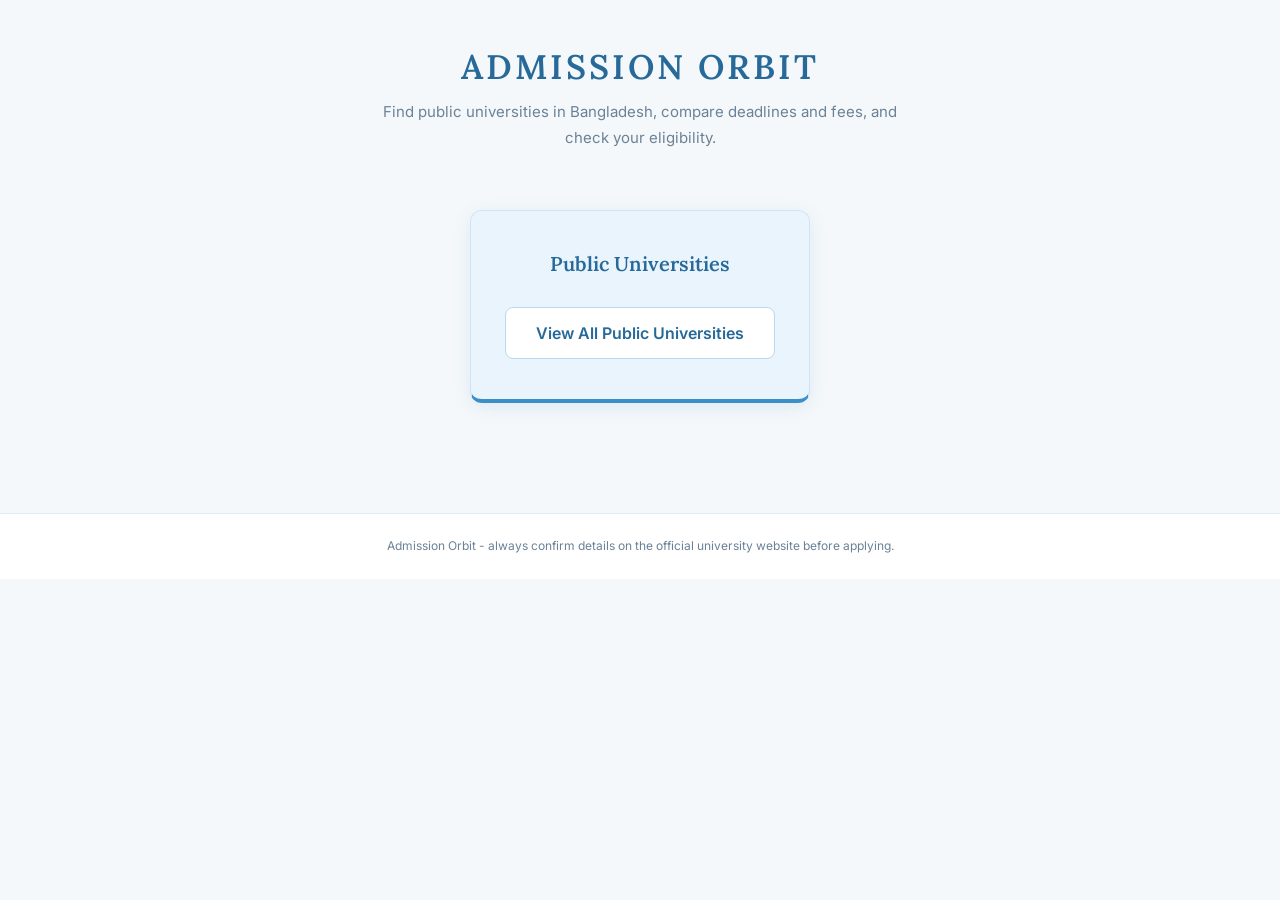
<file: index.html>
<!DOCTYPE html>
<html lang="en">
<head>
    <meta charset="UTF-8">
    <meta name="viewport" content="width=device-width, initial-scale=1.0">

    <title>Admission Orbit</title>

    <!-- Google Fonts -->
    <link rel="preconnect" href="https://fonts.googleapis.com">
    <link href="https://fonts.googleapis.com/css2?family=Lora:wght@500;600&family=Inter:wght@400;500;600&display=swap" rel="stylesheet">

    <!-- CSS -->
    <link rel="stylesheet" href="style.css">
</head>

<body>

    <div class="container home">

        <h1 class="page-title">ADMISSION ORBIT</h1>

        <p class="page-sub">
            Find public universities in Bangladesh, compare deadlines and fees,
            and check your eligibility.
        </p>

        <!-- Home Page -->
        <div id="homePage" class="page">

            <div class="button-box card-box">

                <h2>Public Universities</h2>

                <button class="big" onclick="showUniversities()">
                    View All Public Universities
                </button>

            </div>

        </div>

        <!-- University Page -->
        <div id="universityPage" class="page hidden">

            <div class="list-top">

                <h2 class="chip">Public Universities</h2>

                <div class="right">

                    <select id="sort" onchange="render()">
                        <option value="alpha">Sort: Alphabetical</option>
                        <option value="deadline">Sort: Application deadline</option>
                        <option value="fee">Sort: Application fee</option>
                    </select>

                </div>

            </div>

            <!-- University Cards -->
            <div id="universityList" class="uni-grid"></div>

            <!-- Back Button -->
            <button class="back-button" onclick="goBack()">
                Back
            </button>

        </div>

    </div>

    <!-- Footer -->
    <footer class="footer">
        Admission Orbit - always confirm details on the official
        university website before applying.
    </footer>

    <!-- JavaScript -->
    <script src="script.js"></script>

</body>
</html>
</file>
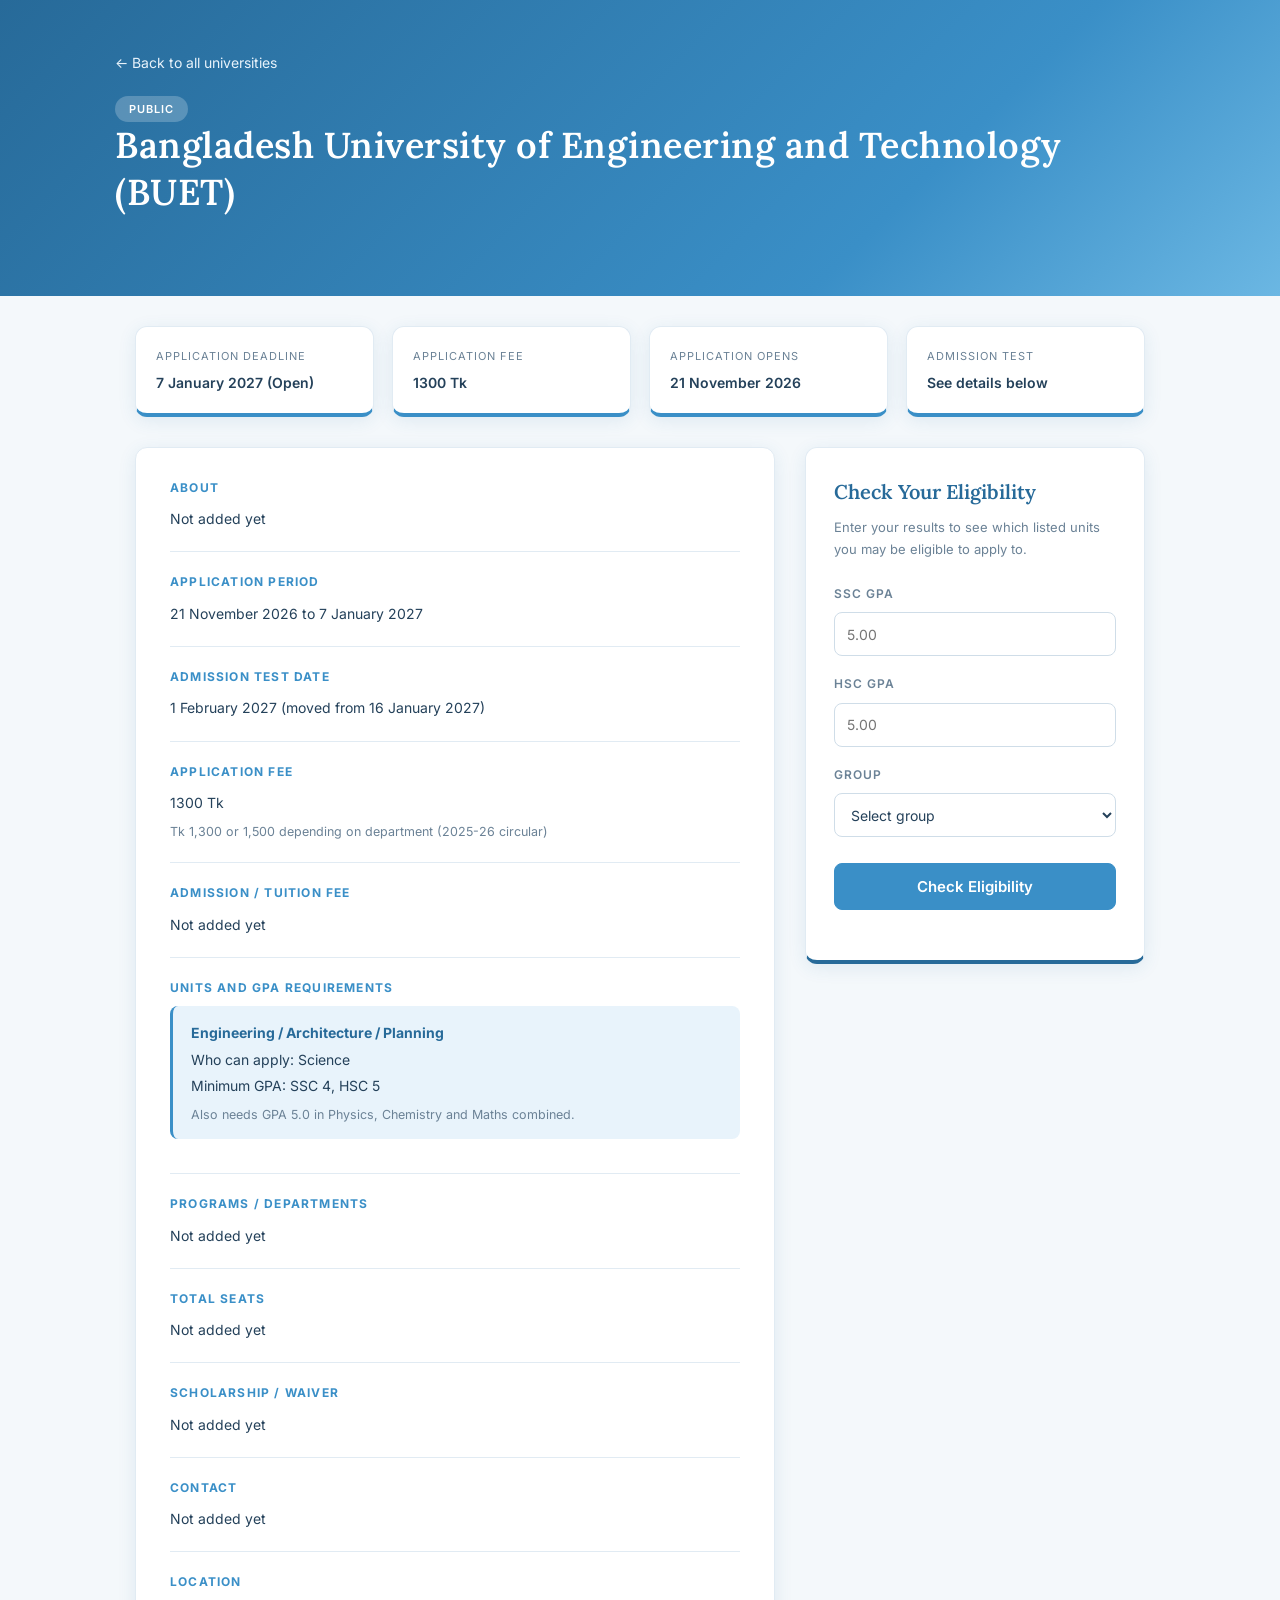
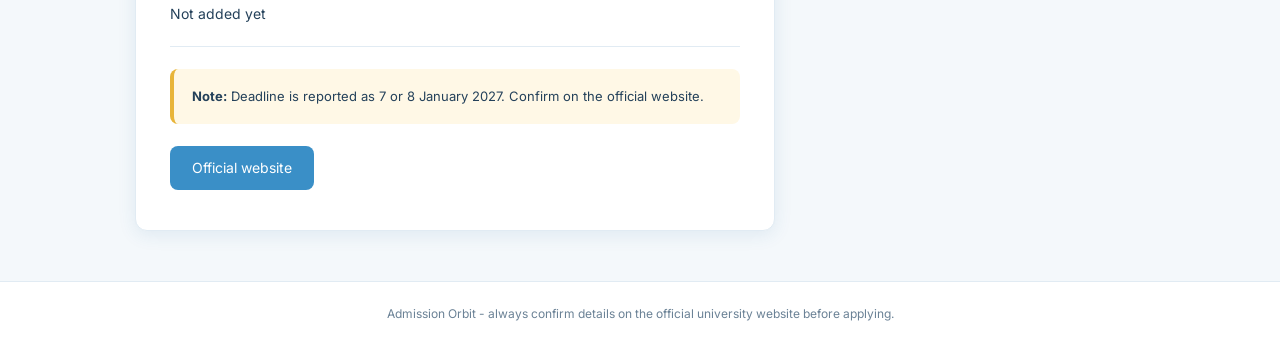
<file: buet.html>
<!DOCTYPE html>
<html lang="en">
<head>
<meta charset="UTF-8">
<meta name="viewport" content="width=device-width, initial-scale=1.0">
<title>Bangladesh University of Engineering and Technology (BUET) | Admission Orbit</title>
<link rel="preconnect" href="https://fonts.googleapis.com">
<link href="https://fonts.googleapis.com/css2?family=Lora:wght@500;600&family=Inter:wght@400;500;600&display=swap" rel="stylesheet">
<link rel="stylesheet" href="style.css">
</head>
<body>
<header class="hero">
<div class="hero-inner">
<a class="back-link" href="index.html#universities">← Back to all universities</a>
<br>
<span id="uniType" class="badge">Public</span>
<h1 id="uniName">Bangladesh University of Engineering and Technology (BUET)</h1>
</div>
</header>
<div class="container">
<div id="stats" class="stats"></div>
<div class="main">
<div class="details"><div id="info" class="card-box"></div></div>
<aside class="eligibility card-box">
<h3>Check Your Eligibility</h3>
<p class="hint">Enter your results to see which listed units you may be eligible to apply to.</p>
<div class="field">
<label for="ssc">SSC GPA</label>
<input type="number" id="ssc" placeholder="5.00" min="0" max="5" step="0.01">
</div>
<div class="field">
<label for="hsc">HSC GPA</label>
<input type="number" id="hsc" placeholder="5.00" min="0" max="5" step="0.01">
</div>
<div class="field">
<label for="group">Group</label>
<select id="group">
<option value="">Select group</option>
<option value="Science">Science</option>
<option value="Business">Business Studies</option>
<option value="Humanities">Humanities / Arts</option>
</select>
</div>
<button class="primary" onclick="checkEligibility()">Check Eligibility</button>
<div id="result"></div>
</aside>
</div>
</div>
<footer class="footer">Admission Orbit - always confirm details on the official university website before applying.</footer>
<script src="buet.js"></script>
</body>
</html>
</file>
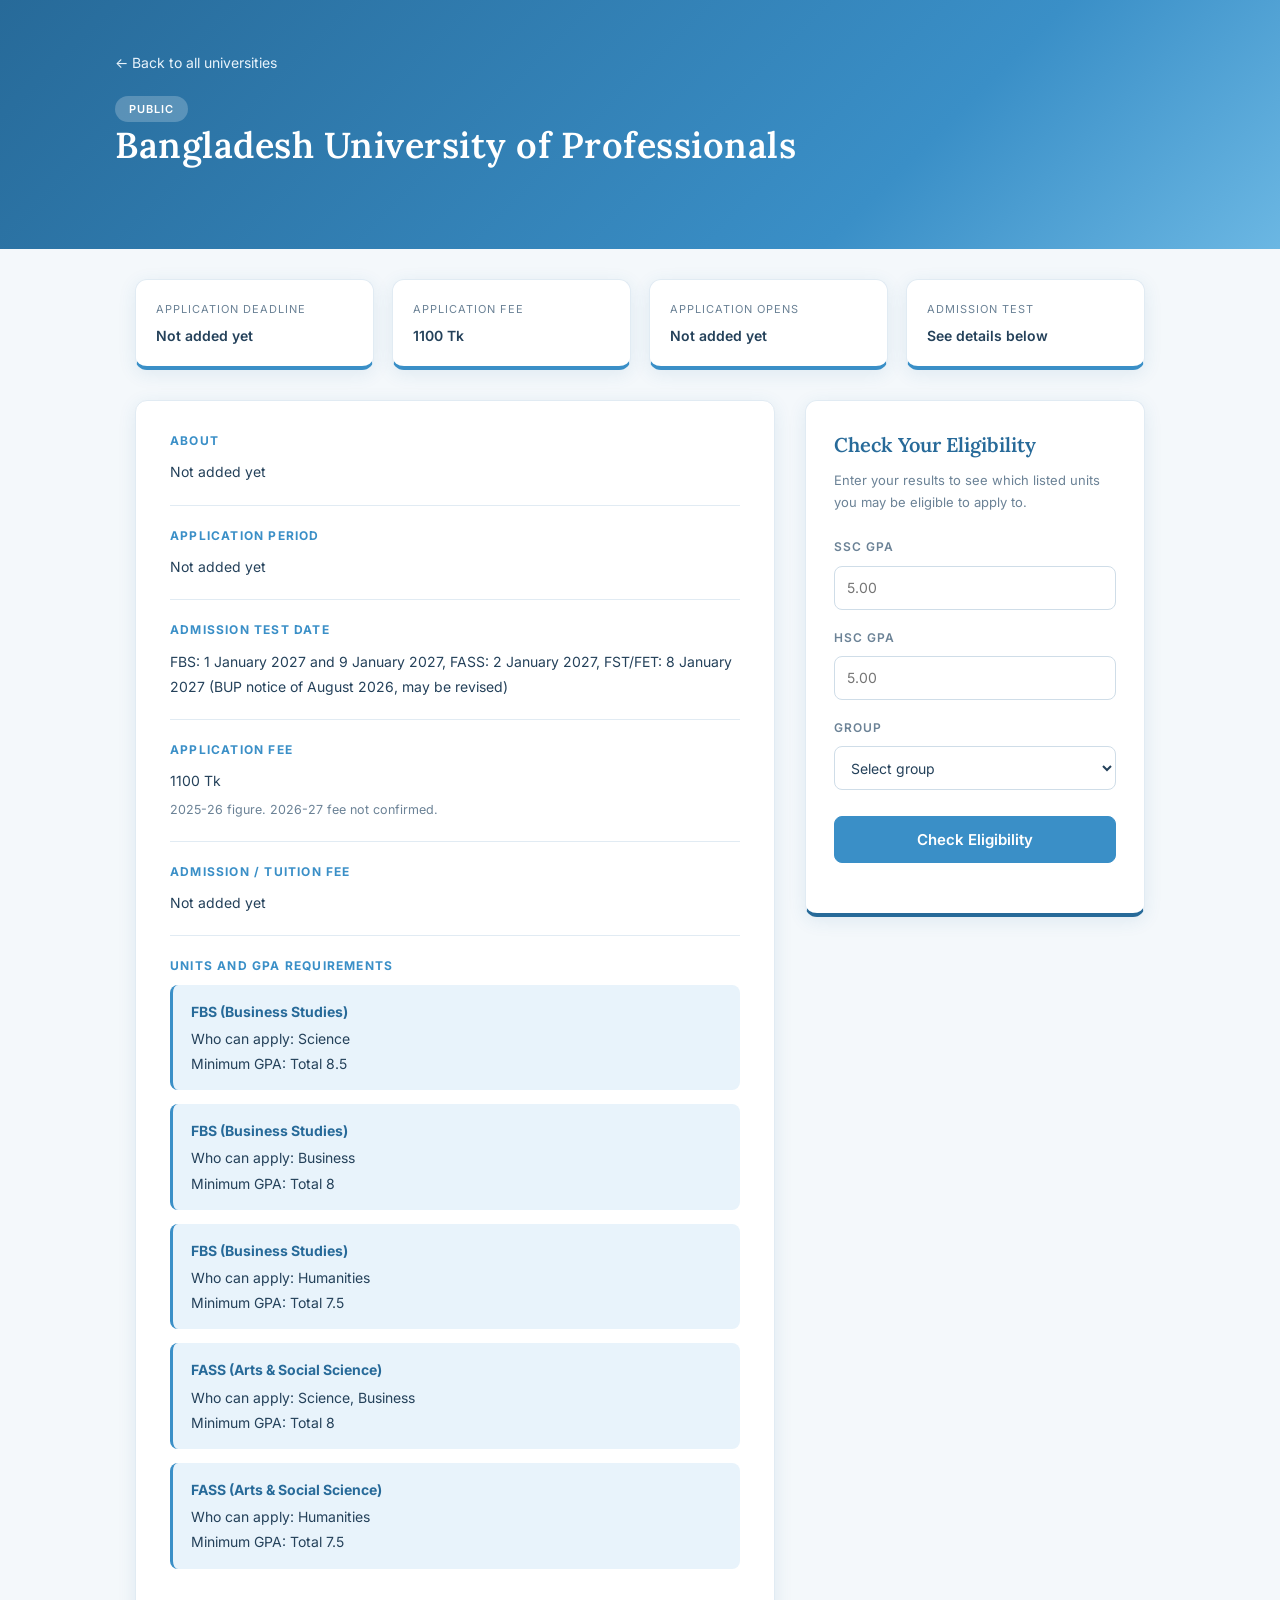
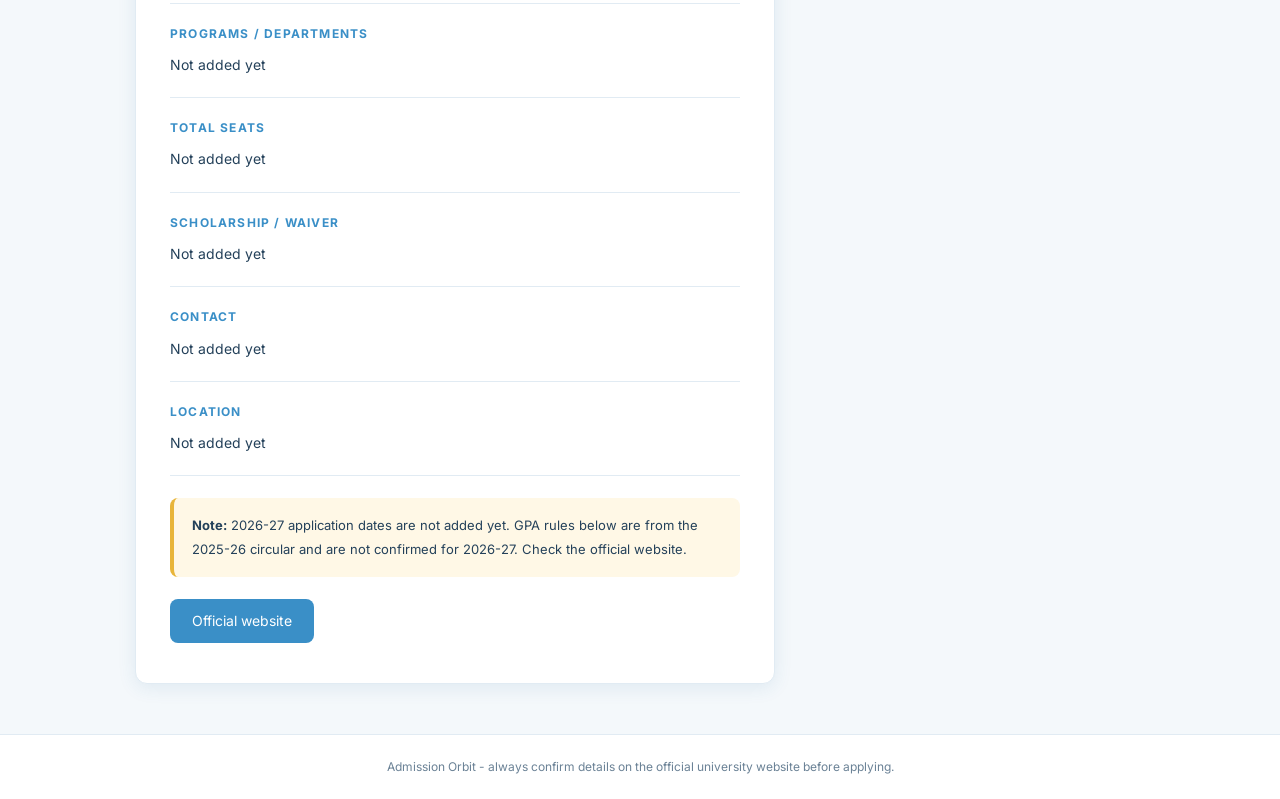
<file: bup.html>
<!DOCTYPE html>
<html lang="en">
<head>
<meta charset="UTF-8">
<meta name="viewport" content="width=device-width, initial-scale=1.0">
<title>Bangladesh University of Professionals | Admission Orbit</title>
<link rel="preconnect" href="https://fonts.googleapis.com">
<link href="https://fonts.googleapis.com/css2?family=Lora:wght@500;600&family=Inter:wght@400;500;600&display=swap" rel="stylesheet">
<link rel="stylesheet" href="style.css">
</head>
<body>
<header class="hero">
<div class="hero-inner">
<a class="back-link" href="index.html#universities">← Back to all universities</a>
<br>
<span id="uniType" class="badge">Public</span>
<h1 id="uniName">Bangladesh University of Professionals</h1>
</div>
</header>
<div class="container">
<div id="stats" class="stats"></div>
<div class="main">
<div class="details"><div id="info" class="card-box"></div></div>
<aside class="eligibility card-box">
<h3>Check Your Eligibility</h3>
<p class="hint">Enter your results to see which listed units you may be eligible to apply to.</p>
<div class="field">
<label for="ssc">SSC GPA</label>
<input type="number" id="ssc" placeholder="5.00" min="0" max="5" step="0.01">
</div>
<div class="field">
<label for="hsc">HSC GPA</label>
<input type="number" id="hsc" placeholder="5.00" min="0" max="5" step="0.01">
</div>
<div class="field">
<label for="group">Group</label>
<select id="group">
<option value="">Select group</option>
<option value="Science">Science</option>
<option value="Business">Business Studies</option>
<option value="Humanities">Humanities / Arts</option>
</select>
</div>
<button class="primary" onclick="checkEligibility()">Check Eligibility</button>
<div id="result"></div>
</aside>
</div>
</div>
<footer class="footer">Admission Orbit - always confirm details on the official university website before applying.</footer>
<script src="bup.js"></script>
</body>
</html>
</file>
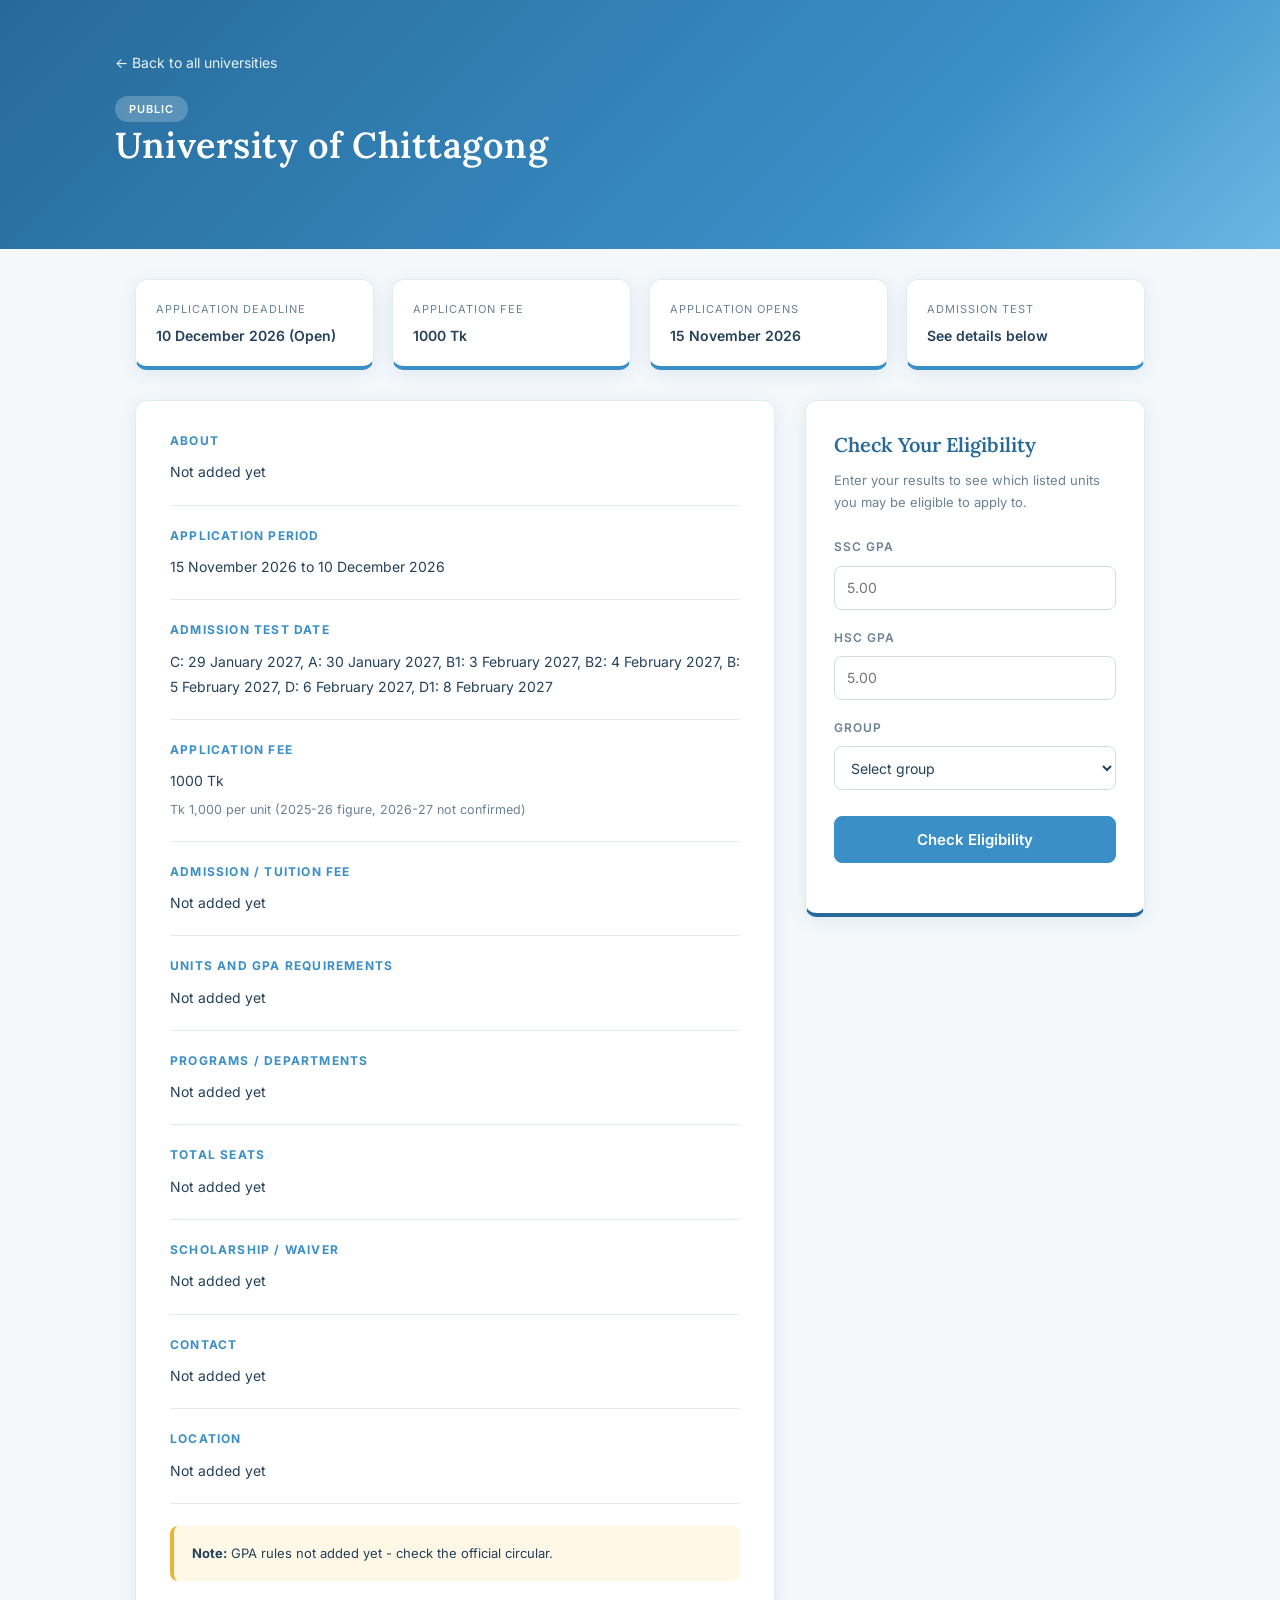
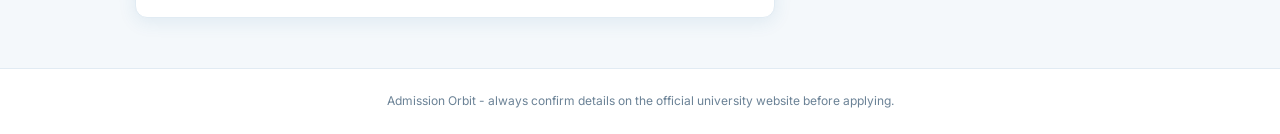
<file: cu.html>
<!DOCTYPE html>
<html lang="en">
<head>
<meta charset="UTF-8">
<meta name="viewport" content="width=device-width, initial-scale=1.0">
<title>University of Chittagong | Admission Orbit</title>
<link rel="preconnect" href="https://fonts.googleapis.com">
<link href="https://fonts.googleapis.com/css2?family=Lora:wght@500;600&family=Inter:wght@400;500;600&display=swap" rel="stylesheet">
<link rel="stylesheet" href="style.css">
</head>
<body>
<header class="hero">
<div class="hero-inner">
<a class="back-link" href="index.html#universities">← Back to all universities</a>
<br>
<span id="uniType" class="badge">Public</span>
<h1 id="uniName">University of Chittagong</h1>
</div>
</header>
<div class="container">
<div id="stats" class="stats"></div>
<div class="main">
<div class="details"><div id="info" class="card-box"></div></div>
<aside class="eligibility card-box">
<h3>Check Your Eligibility</h3>
<p class="hint">Enter your results to see which listed units you may be eligible to apply to.</p>
<div class="field">
<label for="ssc">SSC GPA</label>
<input type="number" id="ssc" placeholder="5.00" min="0" max="5" step="0.01">
</div>
<div class="field">
<label for="hsc">HSC GPA</label>
<input type="number" id="hsc" placeholder="5.00" min="0" max="5" step="0.01">
</div>
<div class="field">
<label for="group">Group</label>
<select id="group">
<option value="">Select group</option>
<option value="Science">Science</option>
<option value="Business">Business Studies</option>
<option value="Humanities">Humanities / Arts</option>
</select>
</div>
<button class="primary" onclick="checkEligibility()">Check Eligibility</button>
<div id="result"></div>
</aside>
</div>
</div>
<footer class="footer">Admission Orbit - always confirm details on the official university website before applying.</footer>
<script src="cu.js"></script>
</body>
</html>
</file>
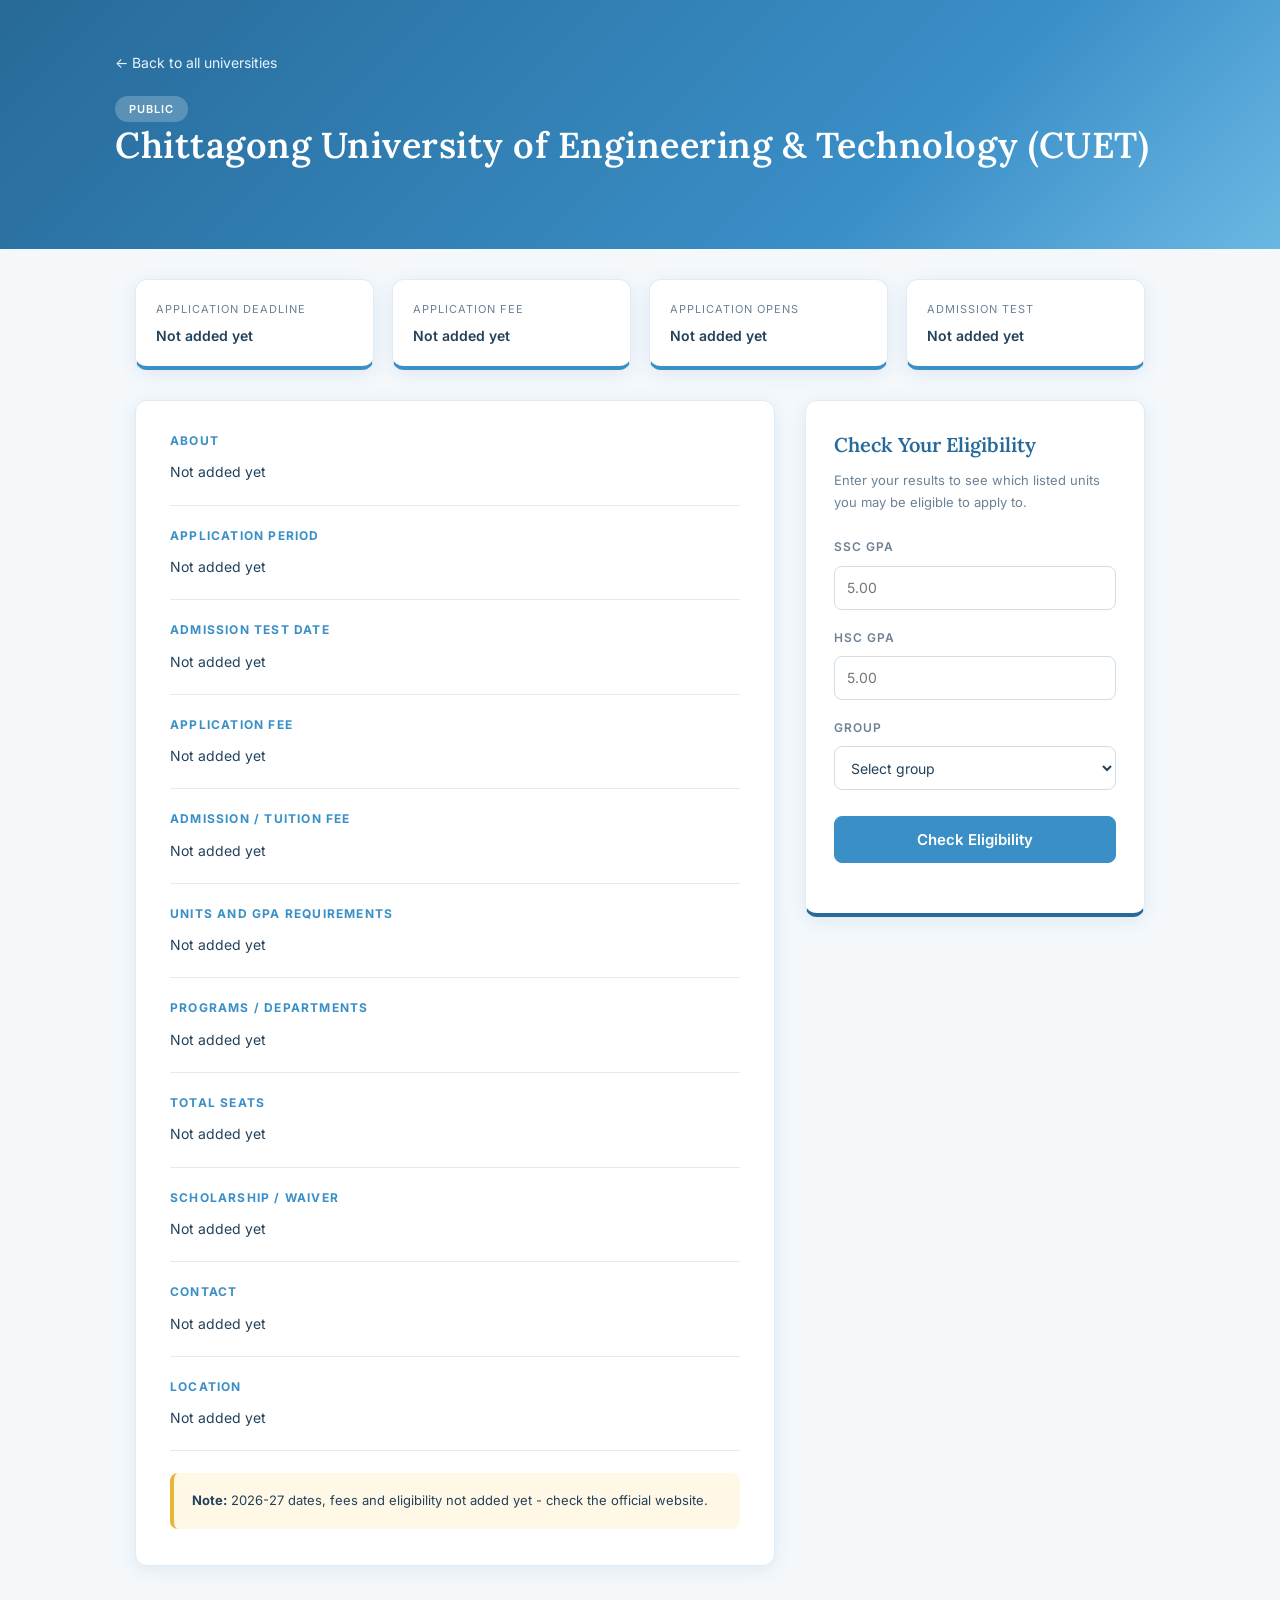
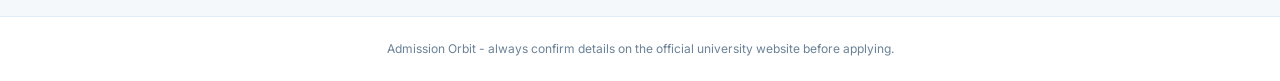
<file: cuet.html>
<!DOCTYPE html>
<html lang="en">
<head>
<meta charset="UTF-8">
<meta name="viewport" content="width=device-width, initial-scale=1.0">
<title>Chittagong University of Engineering & Technology (CUET) | Admission Orbit</title>
<link rel="preconnect" href="https://fonts.googleapis.com">
<link href="https://fonts.googleapis.com/css2?family=Lora:wght@500;600&family=Inter:wght@400;500;600&display=swap" rel="stylesheet">
<link rel="stylesheet" href="style.css">
</head>
<body>
<header class="hero">
<div class="hero-inner">
<a class="back-link" href="index.html#universities">← Back to all universities</a>
<br>
<span id="uniType" class="badge">Public</span>
<h1 id="uniName">Chittagong University of Engineering & Technology (CUET)</h1>
</div>
</header>
<div class="container">
<div id="stats" class="stats"></div>
<div class="main">
<div class="details"><div id="info" class="card-box"></div></div>
<aside class="eligibility card-box">
<h3>Check Your Eligibility</h3>
<p class="hint">Enter your results to see which listed units you may be eligible to apply to.</p>
<div class="field">
<label for="ssc">SSC GPA</label>
<input type="number" id="ssc" placeholder="5.00" min="0" max="5" step="0.01">
</div>
<div class="field">
<label for="hsc">HSC GPA</label>
<input type="number" id="hsc" placeholder="5.00" min="0" max="5" step="0.01">
</div>
<div class="field">
<label for="group">Group</label>
<select id="group">
<option value="">Select group</option>
<option value="Science">Science</option>
<option value="Business">Business Studies</option>
<option value="Humanities">Humanities / Arts</option>
</select>
</div>
<button class="primary" onclick="checkEligibility()">Check Eligibility</button>
<div id="result"></div>
</aside>
</div>
</div>
<footer class="footer">Admission Orbit - always confirm details on the official university website before applying.</footer>
<script src="cuet.js"></script>
</body>
</html>
</file>
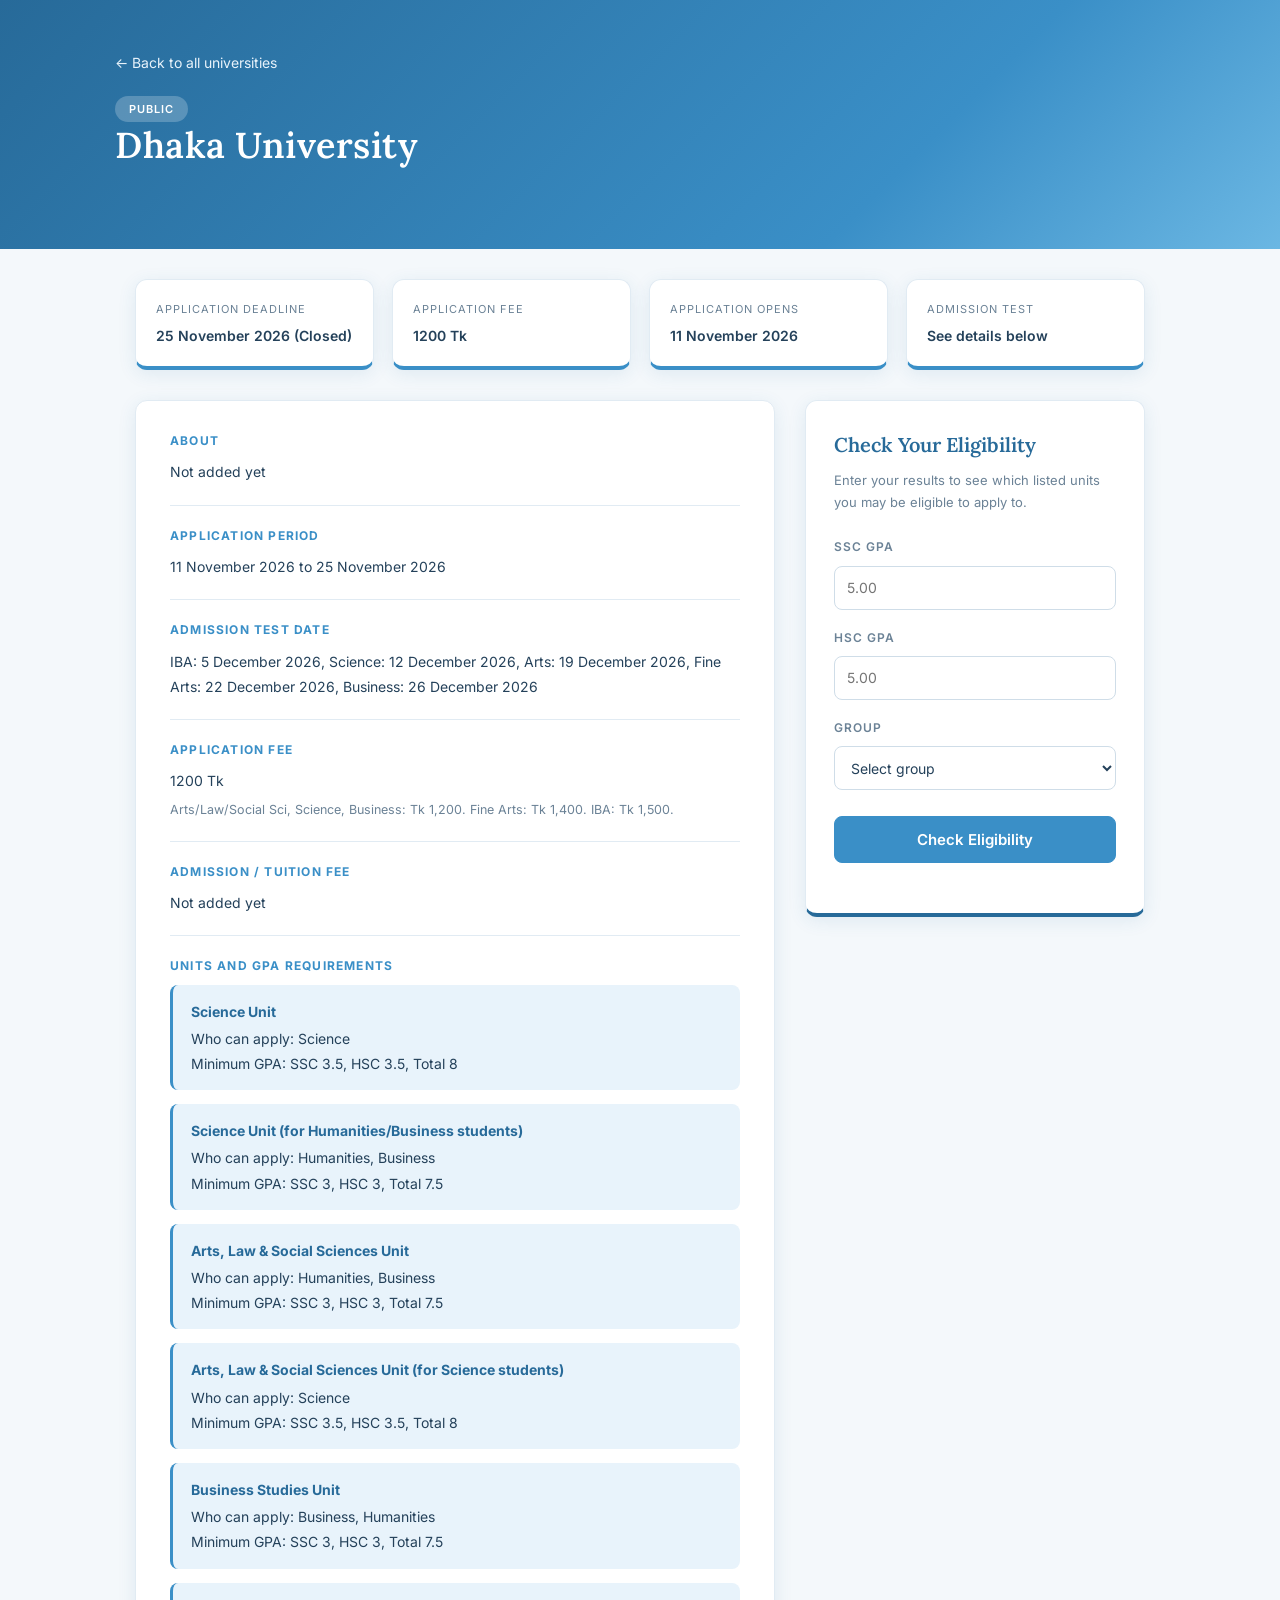
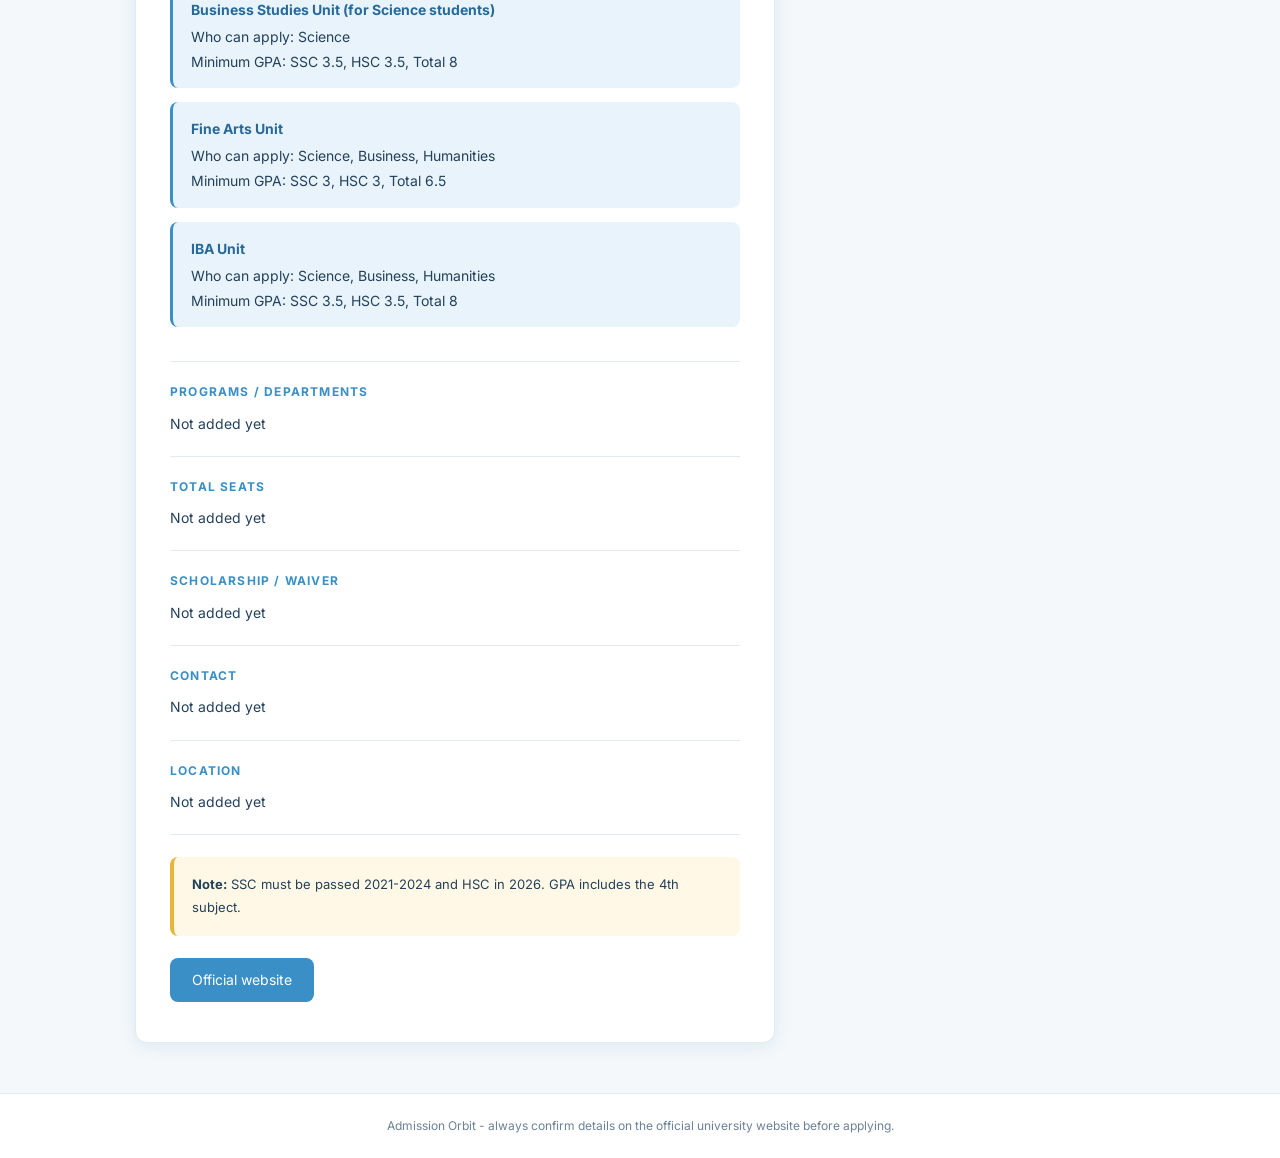
<file: du.html>
<!DOCTYPE html>
<html lang="en">
<head>
<meta charset="UTF-8">
<meta name="viewport" content="width=device-width, initial-scale=1.0">
<title>Dhaka University | Admission Orbit</title>
<link rel="preconnect" href="https://fonts.googleapis.com">
<link href="https://fonts.googleapis.com/css2?family=Lora:wght@500;600&family=Inter:wght@400;500;600&display=swap" rel="stylesheet">
<link rel="stylesheet" href="style.css">
</head>
<body>
<header class="hero">
<div class="hero-inner">
<a class="back-link" href="index.html#universities">← Back to all universities</a>
<br>
<span id="uniType" class="badge">Public</span>
<h1 id="uniName">Dhaka University</h1>
</div>
</header>
<div class="container">
<div id="stats" class="stats"></div>
<div class="main">
<div class="details"><div id="info" class="card-box"></div></div>
<aside class="eligibility card-box">
<h3>Check Your Eligibility</h3>
<p class="hint">Enter your results to see which listed units you may be eligible to apply to.</p>
<div class="field">
<label for="ssc">SSC GPA</label>
<input type="number" id="ssc" placeholder="5.00" min="0" max="5" step="0.01">
</div>
<div class="field">
<label for="hsc">HSC GPA</label>
<input type="number" id="hsc" placeholder="5.00" min="0" max="5" step="0.01">
</div>
<div class="field">
<label for="group">Group</label>
<select id="group">
<option value="">Select group</option>
<option value="Science">Science</option>
<option value="Business">Business Studies</option>
<option value="Humanities">Humanities / Arts</option>
</select>
</div>
<button class="primary" onclick="checkEligibility()">Check Eligibility</button>
<div id="result"></div>
</aside>
</div>
</div>
<footer class="footer">Admission Orbit - always confirm details on the official university website before applying.</footer>
<script src="du.js"></script>
</body>
</html>
</file>
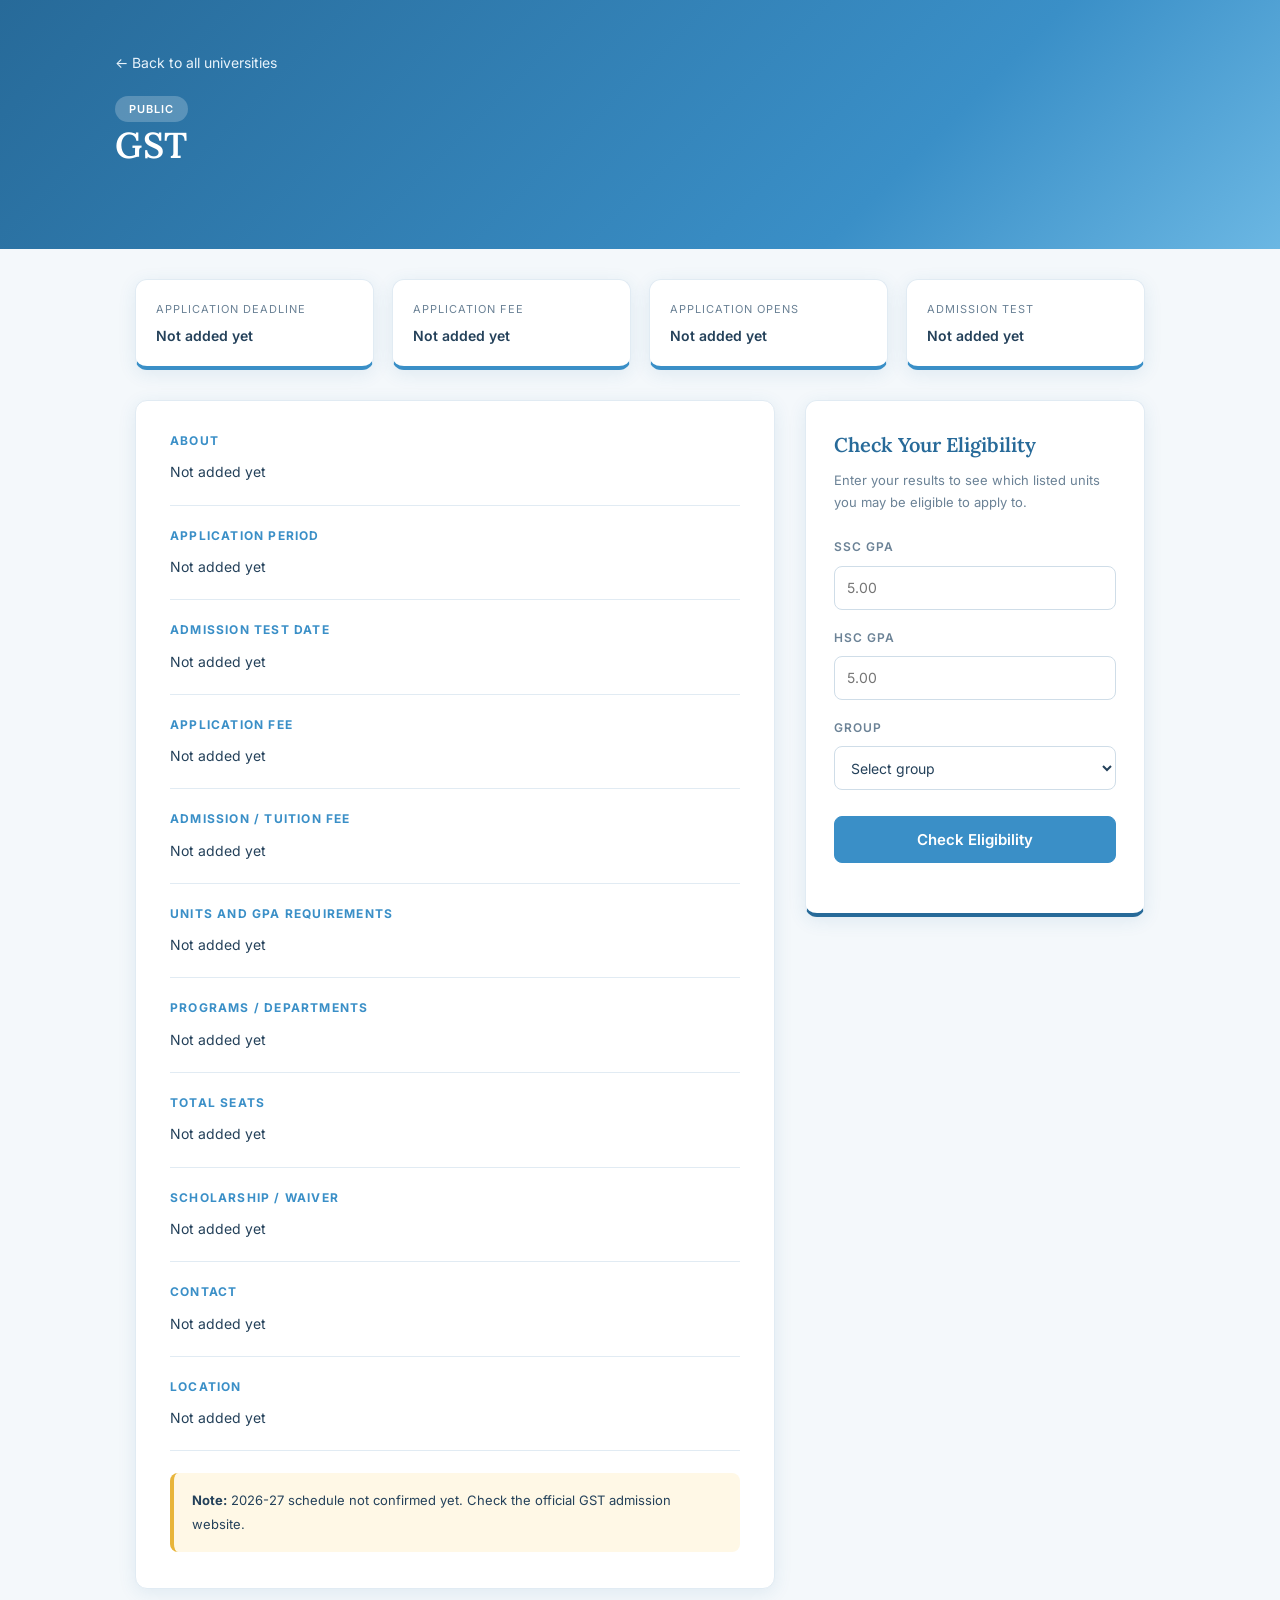
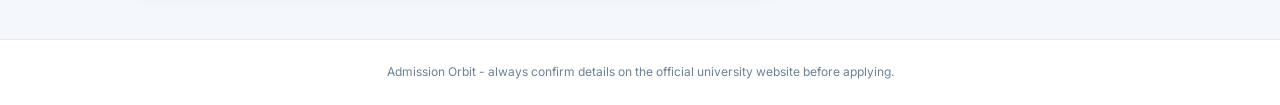
<file: gst.html>
<!DOCTYPE html>
<html lang="en">
<head>
<meta charset="UTF-8">
<meta name="viewport" content="width=device-width, initial-scale=1.0">
<title>GST | Admission Orbit</title>
<link rel="preconnect" href="https://fonts.googleapis.com">
<link href="https://fonts.googleapis.com/css2?family=Lora:wght@500;600&family=Inter:wght@400;500;600&display=swap" rel="stylesheet">
<link rel="stylesheet" href="style.css">
</head>
<body>
<header class="hero">
<div class="hero-inner">
<a class="back-link" href="index.html#universities">← Back to all universities</a>
<br>
<span id="uniType" class="badge">Public</span>
<h1 id="uniName">GST</h1>
</div>
</header>
<div class="container">
<div id="stats" class="stats"></div>
<div class="main">
<div class="details"><div id="info" class="card-box"></div></div>
<aside class="eligibility card-box">
<h3>Check Your Eligibility</h3>
<p class="hint">Enter your results to see which listed units you may be eligible to apply to.</p>
<div class="field">
<label for="ssc">SSC GPA</label>
<input type="number" id="ssc" placeholder="5.00" min="0" max="5" step="0.01">
</div>
<div class="field">
<label for="hsc">HSC GPA</label>
<input type="number" id="hsc" placeholder="5.00" min="0" max="5" step="0.01">
</div>
<div class="field">
<label for="group">Group</label>
<select id="group">
<option value="">Select group</option>
<option value="Science">Science</option>
<option value="Business">Business Studies</option>
<option value="Humanities">Humanities / Arts</option>
</select>
</div>
<button class="primary" onclick="checkEligibility()">Check Eligibility</button>
<div id="result"></div>
</aside>
</div>
</div>
<footer class="footer">Admission Orbit - always confirm details on the official university website before applying.</footer>
<script src="gst.js"></script>
</body>
</html>
</file>
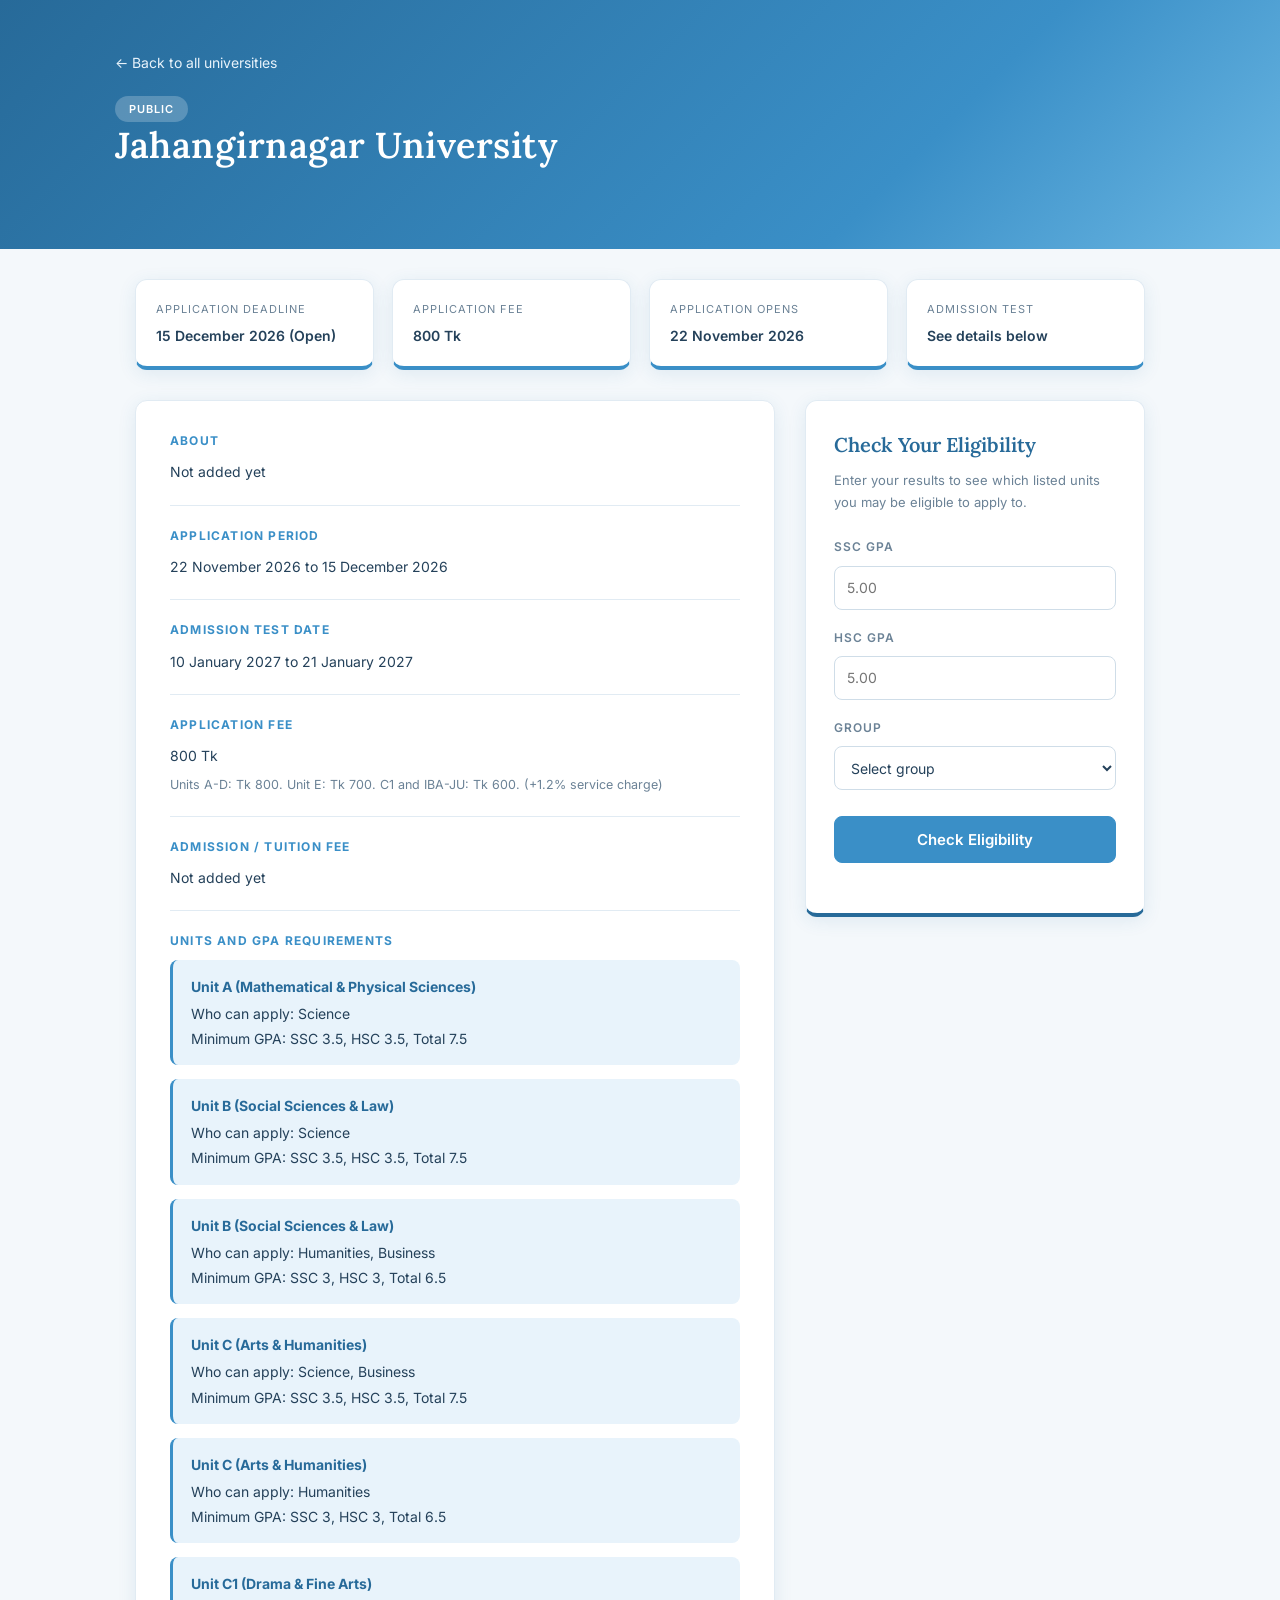
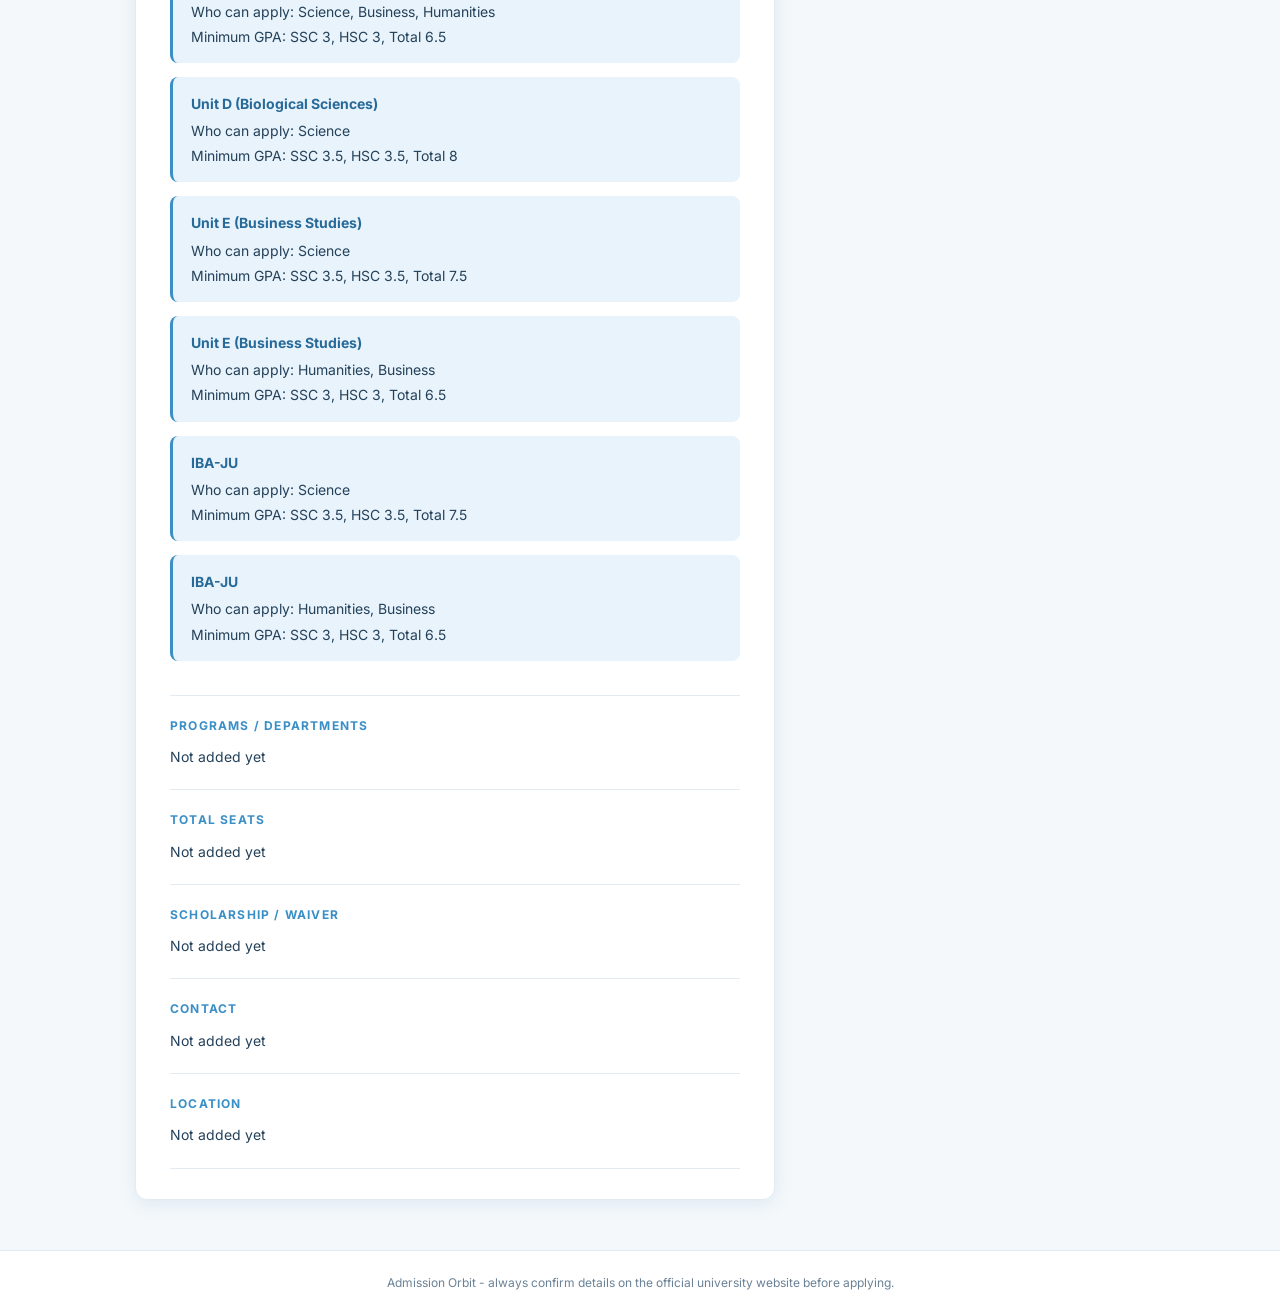
<file: ju.html>
<!DOCTYPE html>
<html lang="en">
<head>
<meta charset="UTF-8">
<meta name="viewport" content="width=device-width, initial-scale=1.0">
<title>Jahangirnagar University | Admission Orbit</title>
<link rel="preconnect" href="https://fonts.googleapis.com">
<link href="https://fonts.googleapis.com/css2?family=Lora:wght@500;600&family=Inter:wght@400;500;600&display=swap" rel="stylesheet">
<link rel="stylesheet" href="style.css">
</head>
<body>
<header class="hero">
<div class="hero-inner">
<a class="back-link" href="index.html#universities">← Back to all universities</a>
<br>
<span id="uniType" class="badge">Public</span>
<h1 id="uniName">Jahangirnagar University</h1>
</div>
</header>
<div class="container">
<div id="stats" class="stats"></div>
<div class="main">
<div class="details"><div id="info" class="card-box"></div></div>
<aside class="eligibility card-box">
<h3>Check Your Eligibility</h3>
<p class="hint">Enter your results to see which listed units you may be eligible to apply to.</p>
<div class="field">
<label for="ssc">SSC GPA</label>
<input type="number" id="ssc" placeholder="5.00" min="0" max="5" step="0.01">
</div>
<div class="field">
<label for="hsc">HSC GPA</label>
<input type="number" id="hsc" placeholder="5.00" min="0" max="5" step="0.01">
</div>
<div class="field">
<label for="group">Group</label>
<select id="group">
<option value="">Select group</option>
<option value="Science">Science</option>
<option value="Business">Business Studies</option>
<option value="Humanities">Humanities / Arts</option>
</select>
</div>
<button class="primary" onclick="checkEligibility()">Check Eligibility</button>
<div id="result"></div>
</aside>
</div>
</div>
<footer class="footer">Admission Orbit - always confirm details on the official university website before applying.</footer>
<script src="ju.js"></script>
</body>
</html>
</file>
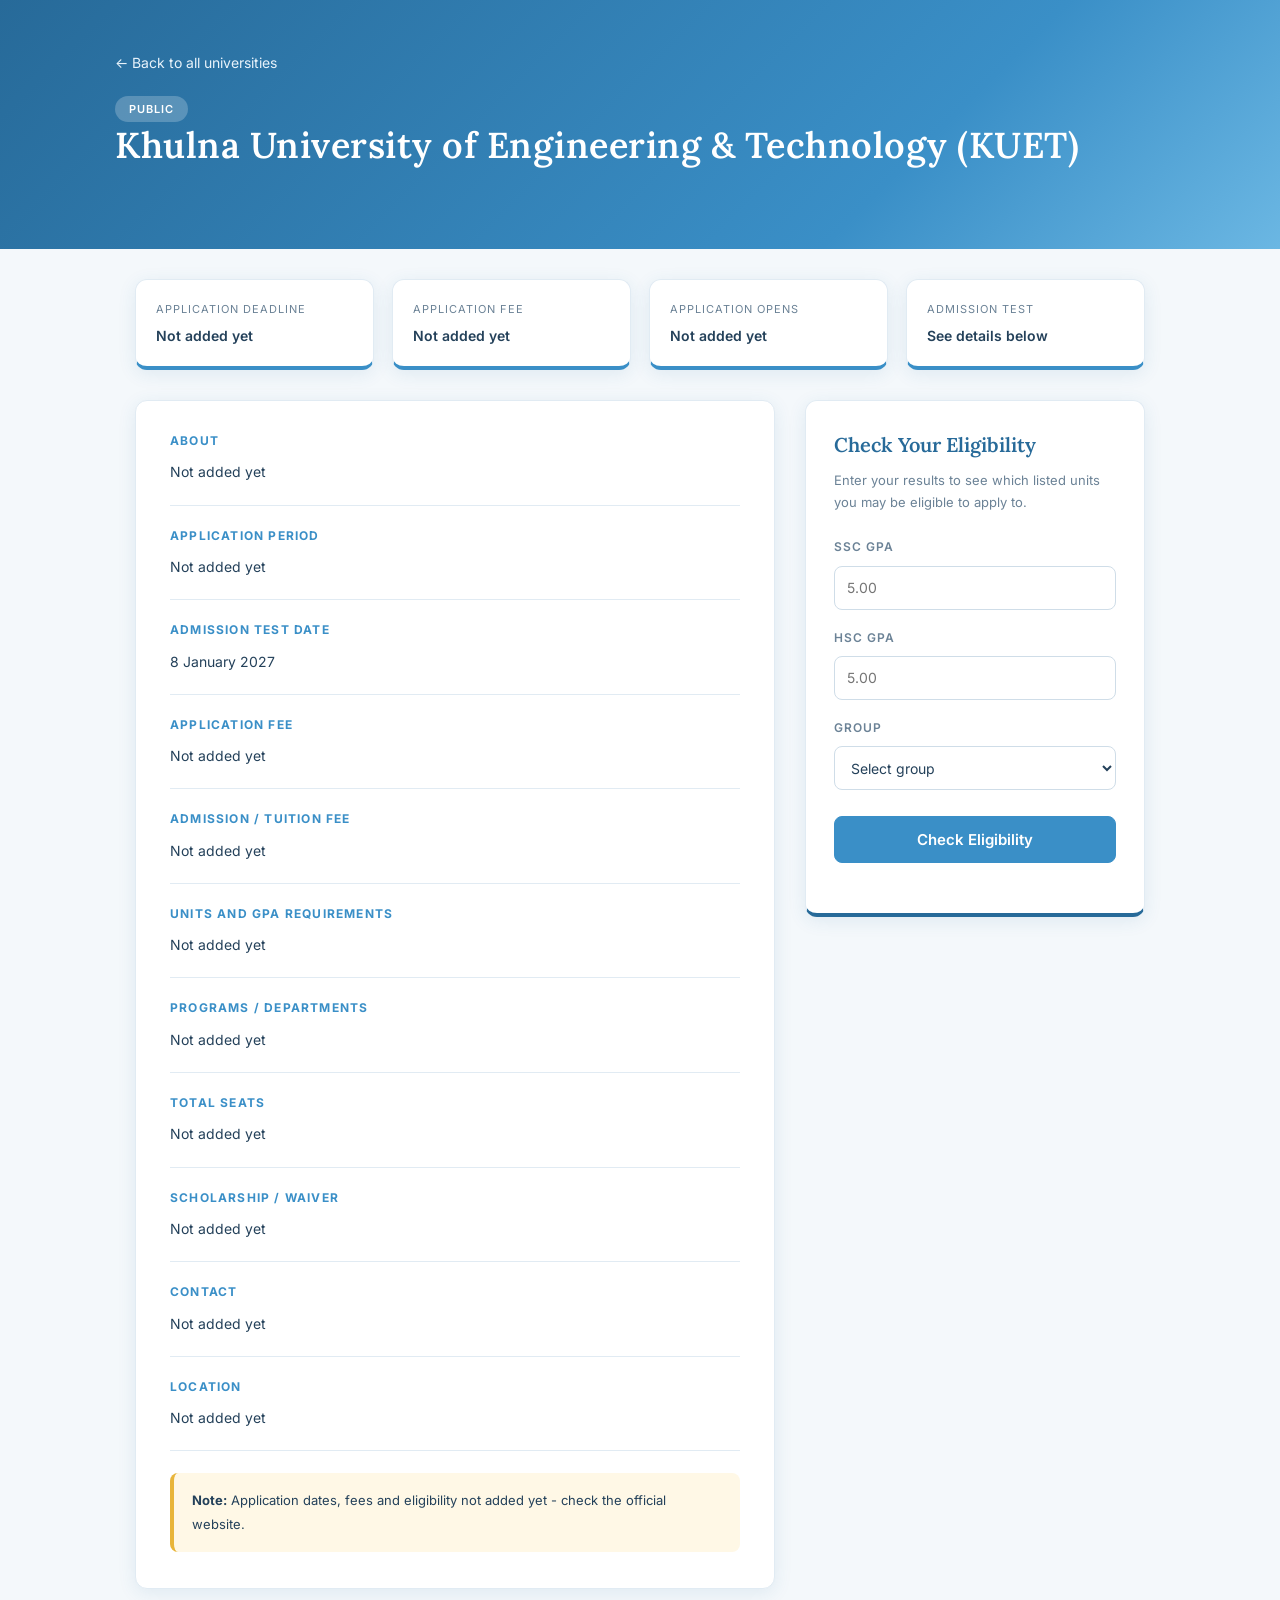
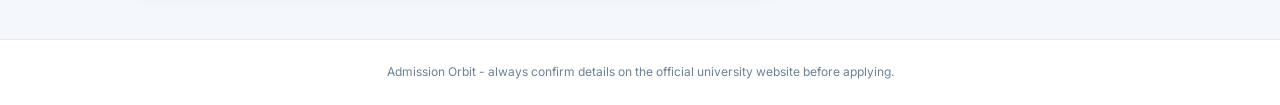
<file: kuet.html>
<!DOCTYPE html>
<html lang="en">
<head>
<meta charset="UTF-8">
<meta name="viewport" content="width=device-width, initial-scale=1.0">
<title>Khulna University of Engineering & Technology (KUET) | Admission Orbit</title>
<link rel="preconnect" href="https://fonts.googleapis.com">
<link href="https://fonts.googleapis.com/css2?family=Lora:wght@500;600&family=Inter:wght@400;500;600&display=swap" rel="stylesheet">
<link rel="stylesheet" href="style.css">
</head>
<body>
<header class="hero">
<div class="hero-inner">
<a class="back-link" href="index.html#universities">← Back to all universities</a>
<br>
<span id="uniType" class="badge">Public</span>
<h1 id="uniName">Khulna University of Engineering & Technology (KUET)</h1>
</div>
</header>
<div class="container">
<div id="stats" class="stats"></div>
<div class="main">
<div class="details"><div id="info" class="card-box"></div></div>
<aside class="eligibility card-box">
<h3>Check Your Eligibility</h3>
<p class="hint">Enter your results to see which listed units you may be eligible to apply to.</p>
<div class="field">
<label for="ssc">SSC GPA</label>
<input type="number" id="ssc" placeholder="5.00" min="0" max="5" step="0.01">
</div>
<div class="field">
<label for="hsc">HSC GPA</label>
<input type="number" id="hsc" placeholder="5.00" min="0" max="5" step="0.01">
</div>
<div class="field">
<label for="group">Group</label>
<select id="group">
<option value="">Select group</option>
<option value="Science">Science</option>
<option value="Business">Business Studies</option>
<option value="Humanities">Humanities / Arts</option>
</select>
</div>
<button class="primary" onclick="checkEligibility()">Check Eligibility</button>
<div id="result"></div>
</aside>
</div>
</div>
<footer class="footer">Admission Orbit - always confirm details on the official university website before applying.</footer>
<script src="kuet.js"></script>
</body>
</html>
</file>
<file: style.css>
* {
    box-sizing: border-box;
    margin: 0;
    padding: 0;
}

:root {
    --sky: #3a8fc7;
    --sky-dark: #276a99;
    --sky-light: #e8f3fb;
    --sky-card: #eaf4fc;
    --bg: #f4f8fb;
    --text: #24415a;
    --muted: #6b8296;
    --line: #e1ebf3;
}

body {
    font-family: "Inter", "Segoe UI", Arial, sans-serif;
    background: var(--bg);
    color: var(--text);
    font-size: 15px;
    line-height: 1.7;
}

h1, h2, h3 {
    font-family: "Lora", Georgia, "Times New Roman", serif;
}

.hidden {
    display: none;
}


/* Header */

.hero {
    background: linear-gradient(
        135deg,
        var(--sky-dark),
        var(--sky) 70%,
        #6bb7e3
    );

    color: white;
    padding: 50px 20px 80px;
}

.hero-inner {
    max-width: 1050px;
    margin: auto;
}

.hero h1 {
    font-size: 36px;
    font-weight: 600;
    line-height: 1.3;
    letter-spacing: 0.5px;
}

.back-link {
    display: inline-block;
    margin-bottom: 20px;
    color: #e8f3fb;
    text-decoration: none;
    font-size: 14px;
}

.back-link:hover {
    text-decoration: underline;
}


/* Main Container */

.container {
    max-width: 1050px;
    margin: -45px auto 0;
    padding: 0 20px 50px;
}


/* Cards */

.card-box {
    background: white;
    border-radius: 12px;
    border: 1px solid var(--line);
    box-shadow: 0 4px 18px rgba(39, 106, 153, 0.10);
}


/* Form Controls */

button, select, input {
    padding: 10px 14px;
    border: 1px solid #cfdde8;
    border-radius: 8px;
    background: white;
    color: var(--text);
    font-size: 14px;
    font-family: inherit;
}

button {
    cursor: pointer;
    transition: 0.2s;
}

button:hover {
    background: var(--sky-light);
    border-color: var(--sky);
}

select:focus, input:focus {
    outline: 2px solid #b9dcf2;
    border-color: var(--sky);
}


/* Home Page */

.container.home {
    margin-top: 0;
    padding-top: 45px;
}

.page-title {
    text-align: center;
    font-size: 34px;
    font-weight: 600;
    letter-spacing: 3px;
    line-height: 1.3;
    color: var(--sky-dark);
}

.page-sub {
    text-align: center;
    margin: 10px auto;
    max-width: 560px;
    font-size: 15px;
    color: var(--muted);
}


/* Public University Box */

.button-box {
    width: 340px;
    max-width: 100%;
    margin: 60px auto;
    padding: 36px 34px 40px;

    display: flex;
    flex-direction: column;
    gap: 18px;

    text-align: center;

    background: var(--sky-card);
    border: 1px solid #cfe5f5;
    border-bottom: 4px solid var(--sky);
}

.button-box h2 {
    margin-bottom: 8px;
    font-size: 20px;
    font-weight: 600;
    color: var(--sky-dark);
}

.big {
    padding: 15px 20px;
    font-size: 16px;
    font-weight: 600;
    background: white;
    border: 1px solid #b9d9ee;
    color: var(--sky-dark);
}

.big:hover {
    background: var(--sky);
    border-color: var(--sky);
    color: white;
}


/* University List */

.list-top {
    display: flex;
    align-items: center;
    justify-content: space-between;
    margin: 40px 0 25px;
    gap: 15px;
    flex-wrap: wrap;
}

.chip {
    display: inline-block;
    padding: 10px 22px;
    background: var(--sky-card);
    border: 1px solid #cfe5f5;
    border-bottom: 3px solid var(--sky);
    border-radius: 8px;
    font-size: 19px;
    font-weight: 600;
    color: var(--sky-dark);
}

.uni-grid {
    display: grid;
    grid-template-columns: 1fr 1fr;
    gap: 20px 40px;
}


/* University Buttons */

.uni-btn {
    display: flex;
    flex-direction: column;
    gap: 6px;

    min-height: 78px;
    padding: 16px 20px;

    background: var(--sky-card);
    color: var(--text);
    text-decoration: none;

    border-radius: 10px;
    border: 1px solid #cfe5f5;
    border-bottom: 4px solid var(--sky);

    box-shadow: 0 3px 12px rgba(39, 106, 153, 0.07);
    transition: 0.2s;
}

.uni-btn:hover {
    transform: translateY(-3px);
    background: #dcecf9;
    box-shadow: 0 8px 20px rgba(39, 106, 153, 0.18);
}

.uni-btn b {
    font-size: 15px;
    font-weight: 600;
    line-height: 1.5;
    color: var(--sky-dark);
}

.uni-btn span {
    font-size: 12px;
    line-height: 1.6;
    color: var(--muted);
}


/* Back Button */

.back-button {
    display: block;
    width: 110px;
    margin: 50px 0 0 auto;
    padding: 11px;

    background: var(--sky);
    border-color: var(--sky);
    color: white;
    font-weight: 600;
}

.back-button:hover {
    background: var(--sky-dark);
    border-color: var(--sky-dark);
}


/* Badges */

.badge {
    display: inline-block;
    padding: 4px 14px;
    border-radius: 20px;

    font-size: 11px;
    font-weight: 600;
    text-transform: uppercase;
    letter-spacing: 1px;

    background: white;
    color: var(--sky-dark);
}

.hero .badge {
    background: rgba(255, 255, 255, 0.22);
    color: white;
}


/* Quick Facts */

.stats {
    display: grid;
    grid-template-columns: repeat(4, 1fr);
    gap: 18px;
    margin-bottom: 30px;
}

.stat {
    display: flex;
    flex-direction: column;
    gap: 6px;
    padding: 20px;
    border-bottom: 4px solid var(--sky);
}

.stat span {
    font-size: 11px;
    text-transform: uppercase;
    letter-spacing: 1px;
    color: var(--muted);
}

.stat b {
    font-size: 14px;
    font-weight: 600;
    line-height: 1.5;
}


/* Main Details Layout */

.main {
    display: flex;
    gap: 30px;
    align-items: flex-start;
}

.details {
    flex: 1;
    min-width: 0;
}

#info {
    padding: 30px 34px;
}


/* Information Blocks */

.block {
    padding: 20px 0;
    border-bottom: 1px solid var(--line);
    font-size: 14px;
}

.block:first-child {
    padding-top: 0;
}

.block h4 {
    margin-bottom: 8px;
    font-size: 12px;
    text-transform: uppercase;
    letter-spacing: 1.2px;
    color: var(--sky);
}

.value {
    line-height: 1.8;
}

.small {
    margin-top: 6px;
    font-size: 12.5px;
    line-height: 1.7;
    color: var(--muted);
}


/* University Units */

.unit {
    margin-bottom: 14px;
    padding: 14px 18px;
    background: var(--sky-light);
    border-left: 3px solid var(--sky);
    border-radius: 8px;
    line-height: 1.8;
}

.unit b {
    display: block;
    margin-bottom: 2px;
    color: var(--sky-dark);
}


/* Notes and Links */

.note {
    margin: 22px 0 6px;
    padding: 16px 18px;
    background: #fff8e6;
    border-left: 4px solid #e8b53a;
    border-radius: 8px;
    font-size: 13px;
    line-height: 1.8;
}

.links {
    margin-top: 22px;
}

.linkbtn {
    display: inline-block;
    margin: 0 10px 10px 0;
    padding: 10px 22px;
    background: var(--sky);
    color: white;
    text-decoration: none;
    border-radius: 8px;
    font-size: 14px;
}

.linkbtn:hover {
    background: var(--sky-dark);
}


/* Eligibility Card */

.eligibility {
    width: 340px;
    flex-shrink: 0;
    padding: 30px 28px;
    position: sticky;
    top: 20px;
    border-bottom: 4px solid var(--sky-dark);
}

.eligibility h3 {
    font-size: 20px;
    font-weight: 600;
    line-height: 1.4;
    color: var(--sky-dark);
}

.hint {
    margin: 10px 0 24px;
    font-size: 13px;
    line-height: 1.7;
    color: var(--muted);
}

.field {
    display: flex;
    flex-direction: column;
    width: 100%;
    margin-bottom: 18px;
}

.field label {
    display: block;
    margin-bottom: 8px;
    font-size: 12px;
    font-weight: 600;
    text-transform: uppercase;
    letter-spacing: 1px;
    color: var(--muted);
}

.field input,
.field select {
    display: block;
    width: 100%;
    padding: 12px;
    height: 44px;
}

.primary {
    width: 100%;
    margin-top: 8px;
    padding: 13px;
    background: var(--sky);
    border-color: var(--sky);
    color: white;
    font-weight: 600;
    font-size: 15px;
}

.primary:hover {
    background: var(--sky-dark);
    border-color: var(--sky-dark);
}


/* Eligibility Results */

#result {
    margin-top: 20px;
    font-size: 13px;
    line-height: 1.8;
}

.ok {
    padding: 14px;
    background: #e9f7ef;
    border-left: 4px solid #35a66a;
    border-radius: 8px;
    color: #246b45;
}

.warn {
    padding: 14px;
    background: #fff8e6;
    border-left: 4px solid #e8b53a;
    border-radius: 8px;
    color: #80601a;
}

.no {
    padding: 14px;
    background: #fdeeee;
    border-left: 4px solid #d9534f;
    border-radius: 8px;
    color: #963b38;
}


/* Footer */

.footer {
    padding: 22px 20px;
    text-align: center;
    font-size: 12px;
    color: var(--muted);
    background: white;
    border-top: 1px solid var(--line);
}


/* Responsive Design */

@media (max-width: 800px) {

    .main {
        flex-direction: column;
    }

    .details {
        width: 100%;
    }

    .eligibility {
        width: 100%;
        position: static;
    }

    .stats {
        grid-template-columns: repeat(2, 1fr);
    }

}

@media (max-width: 600px) {

    .uni-grid {
        grid-template-columns: 1fr;
        gap: 15px;
    }

    .page-title {
        font-size: 27px;
        letter-spacing: 2px;
    }

    .hero h1 {
        font-size: 27px;
    }

    #info {
        padding: 22px 20px;
    }

    .container {
        padding-left: 15px;
        padding-right: 15px;
    }

}

.container:not(.home) {
    margin-top: 0;
    padding-top: 30px;
}
</file>
